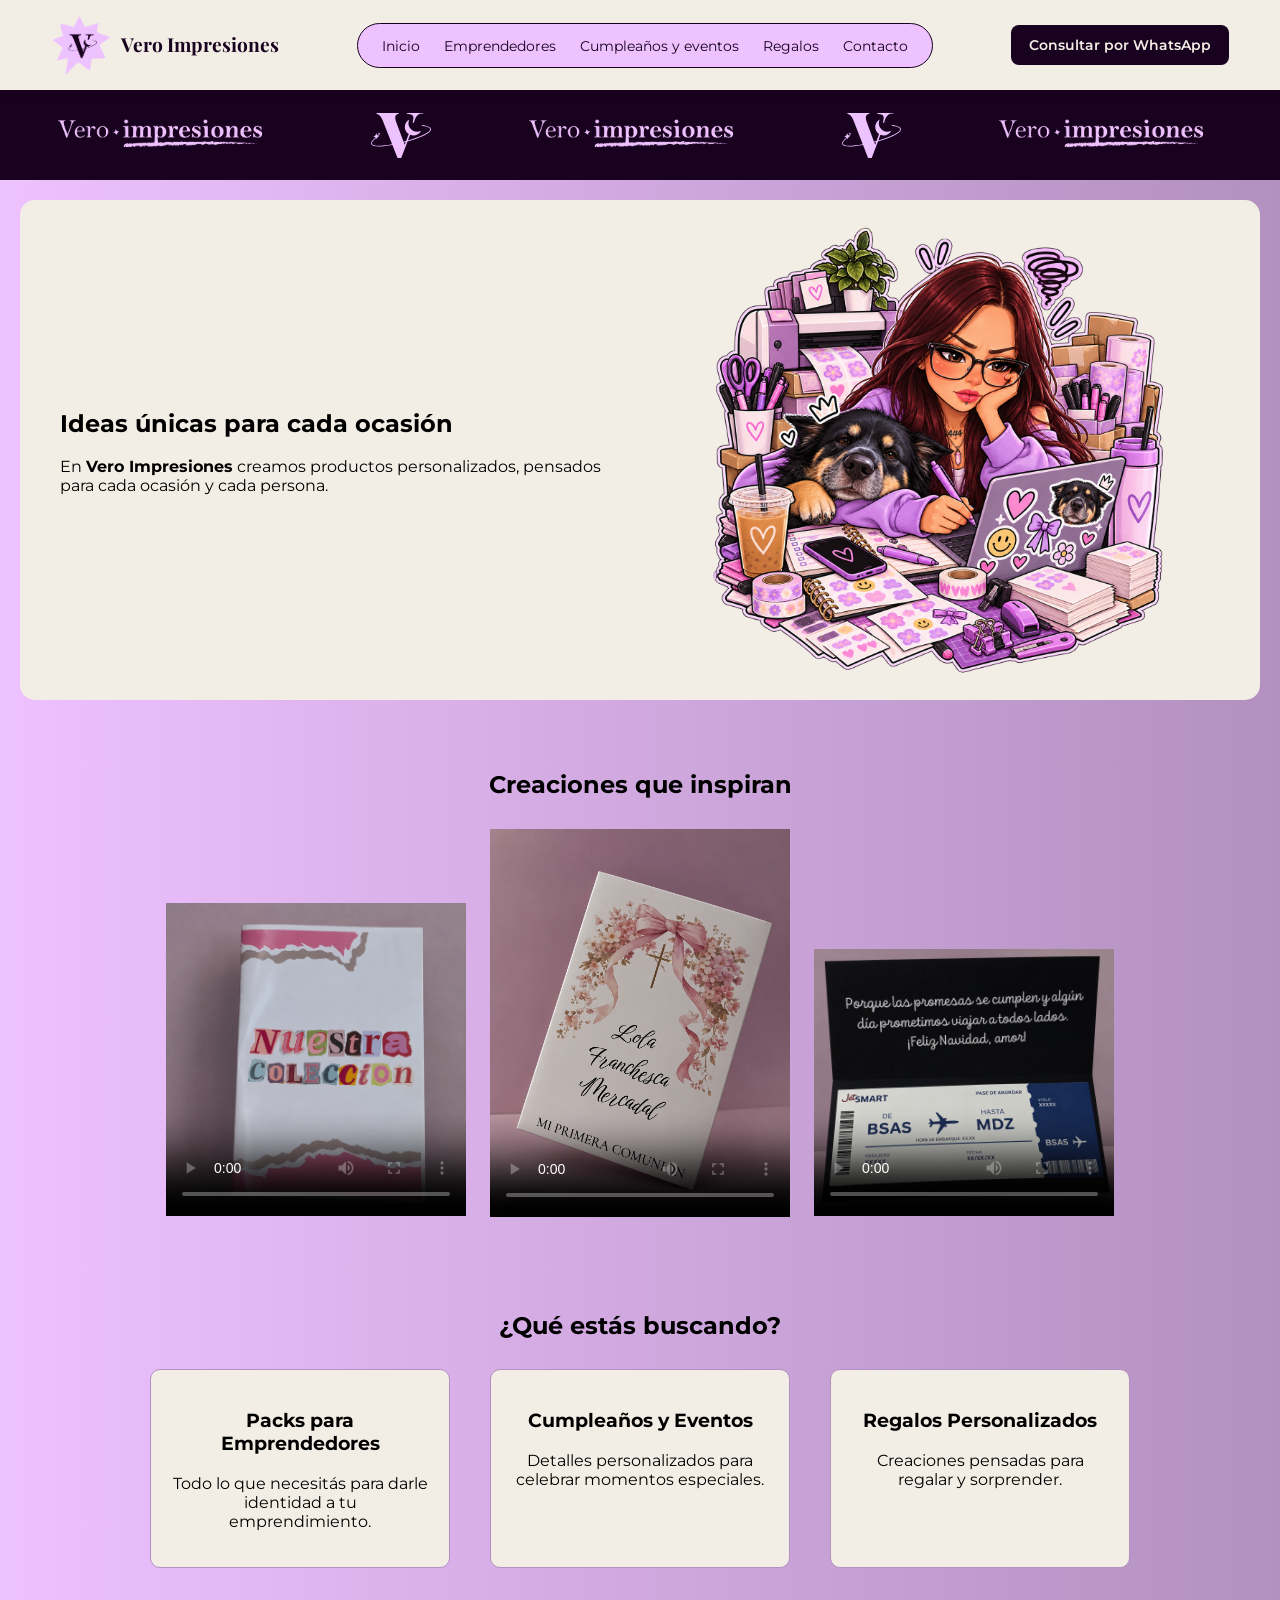
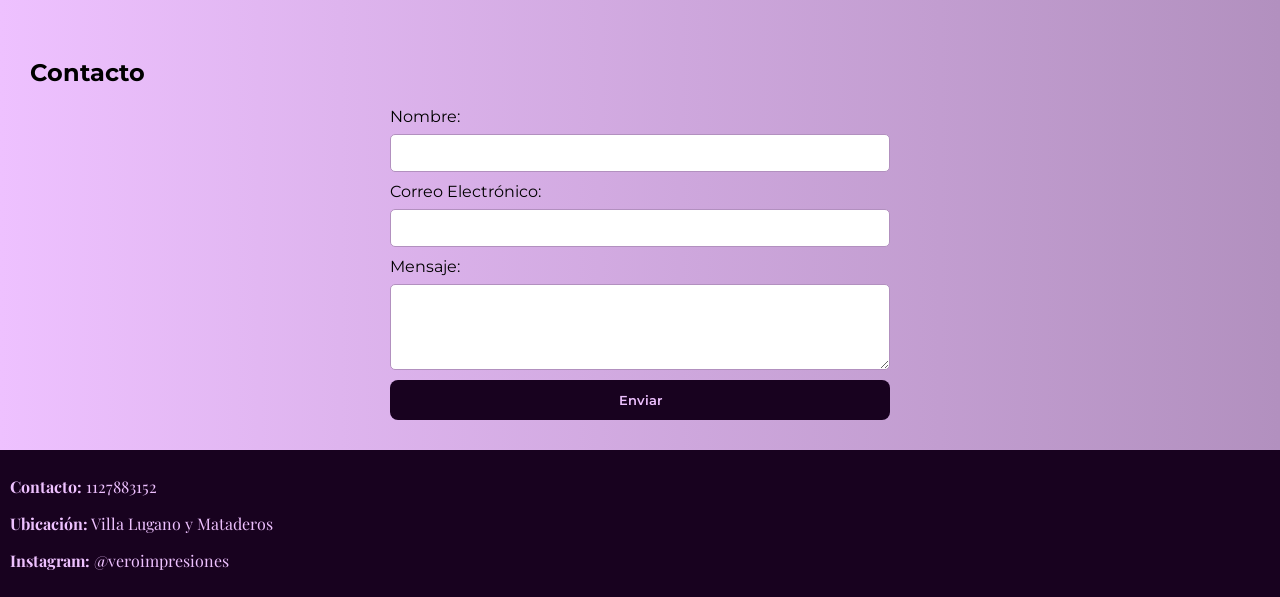
<file: index.html>
<!DOCTYPE html>
<html lang="es">

<head>
    <meta charset="UTF-8">
    <meta name="viewport" content="width=device-width, initial-scale=1.0">

    <title>Vero Impresiones</title>

    <!-- Hoja de estilos CSS -->
    <link rel="stylesheet" href="css/styles.css">

    <!-- Fuentes de Google Fonts -->
    <link rel="preconnect" href="https://fonts.googleapis.com">
    <link rel="preconnect" href="https://fonts.gstatic.com" crossorigin>
    <link href="https://fonts.googleapis.com/css2?family=Caveat:wght@400;700&family=Montserrat:wght@400;500;600;700&family=Playfair+Display:wght@400;500;600;700&display=swap" rel="stylesheet">
</head>

<body>

    <!-- Cinta animada de logos -->
  
<!-- 1. NAVBAR PRINCIPAL -->
<header class="encabezado">
    <nav class="navegacion" aria-label="Navegación principal">

        <!-- Logo y nombre de la marca -->
        <a href="index.html" class="marca">
            <img src="imagenes/isotipoestrella.png" alt="" class="logo-v">

            <span class="nombre-marca">
                <p><strong>Vero</strong> <strong>Impresiones</strong></p>
            </span>
        </a>

        <!-- Enlaces -->
        <ul class="navbar">
            <li><a href="index.html">Inicio</a></li>
            <li><a href="pages/packemprendedor.html">Emprendedores</a></li>
            <li><a href="pages/cumpleañosyeventos.html">Cumpleaños y eventos</a></li>
            <li><a href="pages/regalospersonalizados.html">Regalos</a></li>
            <li><a href="#contacto">Contacto</a></li>
        </ul>

        <!-- Botón de WhatsApp -->
        <a class="boton-consultar"
           href="https://wa.me/5491127883152"
           target="_blank"
           rel="noopener noreferrer">
            Consultar por WhatsApp
        </a>

    </nav>
</header>

<!-- 2. CINTA ANIMADA DE LOGOS -->
<div class="cinta-marca">
    <div class="cinta-contenido">

        <div class="grupo-logos">
            <img src="imagenes/logotipo.png" alt="Vero Impresiones">
            <img src="imagenes/isotipo.svg" alt="">
            <img src="imagenes/logotipo.png" alt="">
            <img src="imagenes/isotipo.svg" alt="">
        </div>

        <div class="grupo-logos" aria-hidden="true">
            <img src="imagenes/logotipo.png" alt="">
            <img src="imagenes/isotipo.svg" alt="">
            <img src="imagenes/logotipo.png" alt="">
            <img src="imagenes/isotipo.svg" alt="">
        </div>

    </div>
</div>

    <!-- Contenido principal -->
    <main>

        <!-- Presentación principal -->
        <section class="presentacion">
            <div class="contenido-presentacion">

                <div class="texto-presentacion">
                    <h1>Ideas únicas para cada ocasión</h1>

                    <p>
                        En <strong>Vero Impresiones</strong> creamos productos
                        personalizados, pensados para cada ocasión y cada persona.
                    </p>
                </div>

                <div class="imagen-presentacion">
                    <img src="imagenes/fotopresentación.png"
                         alt="Productos personalizados de Vero Impresiones">
                </div>

            </div>
        </section>

        <!-- Videos de productos -->
        <section class="trabajos">
            <h2>Creaciones que inspiran</h2>

            <video controls poster="imagenes/previewalbum.png" width="300" height="533">
                <source src="videos/albumpareja.mp4" type="video/mp4">
                <track src="videos/album.vtt" kind="subtitles" srclang="es" label="Español" default>
                Tu navegador no soporta el elemento de video.
            </video>

            <video controls poster="imagenes/previewcajacomunion.png" width="300" height="533">
                <source src="videos/primeracomunion.mp4" type="video/mp4">
                <track src="videos/comunion.vtt" kind="subtitles" srclang="es" label="Español" default>
                Tu navegador no soporta el elemento de video.
            </video>

            <video controls poster="imagenes/previewpasajedeavion.png" width="300" height="533">
                <source src="videos/pasajeavionregalo.mp4" type="video/mp4">
                <track src="videos/pasaje.vtt" kind="subtitles" srclang="es" label="Español" default>
                Tu navegador no soporta el elemento de video.
            </video>
        </section>

        <!-- Categorías principales -->
        <section class="categorias">
            <h2>¿Qué estás buscando?</h2>

            <div class="contenedor-categorias">

                <article class="tarjeta-categoria">
                    <h3>Packs para Emprendedores</h3>
                    <p>Todo lo que necesitás para darle identidad a tu emprendimiento.</p>
                </article>

                <article class="tarjeta-categoria">
                    <h3>Cumpleaños y Eventos</h3>
                    <p>Detalles personalizados para celebrar momentos especiales.</p>
                </article>

                <article class="tarjeta-categoria">
                    <h3>Regalos Personalizados</h3>
                    <p>Creaciones pensadas para regalar y sorprender.</p>
                </article>

            </div>
        </section>

        <!-- Formulario de contacto -->
        <section id="contacto">
            <h2>Contacto</h2>

            <form action="https://formspree.io/f/xrpbjoog" method="POST">

                <div class="campo-formulario">
                    <label for="nombre">Nombre:</label>
                    <input type="text" id="nombre" name="nombre" required>
                </div>

                <div class="campo-formulario">
                    <label for="email">Correo Electrónico:</label>
                    <input type="email" id="email" name="email" required>
                </div>

                <div class="campo-formulario">
                    <label for="mensaje">Mensaje:</label>
                    <textarea id="mensaje" name="mensaje" rows="4" required></textarea>
                </div>

                <button type="submit">Enviar</button>
            </form>
        </section>

    </main>

    <!-- Información de contacto -->
    <footer>
        <p><strong>Contacto:</strong> 1127883152</p>
        <p><strong>Ubicación:</strong> Villa Lugano y Mataderos</p>
        <p><strong>Instagram:</strong> @veroimpresiones</p>
    </footer>

</body>
</html>
</file>
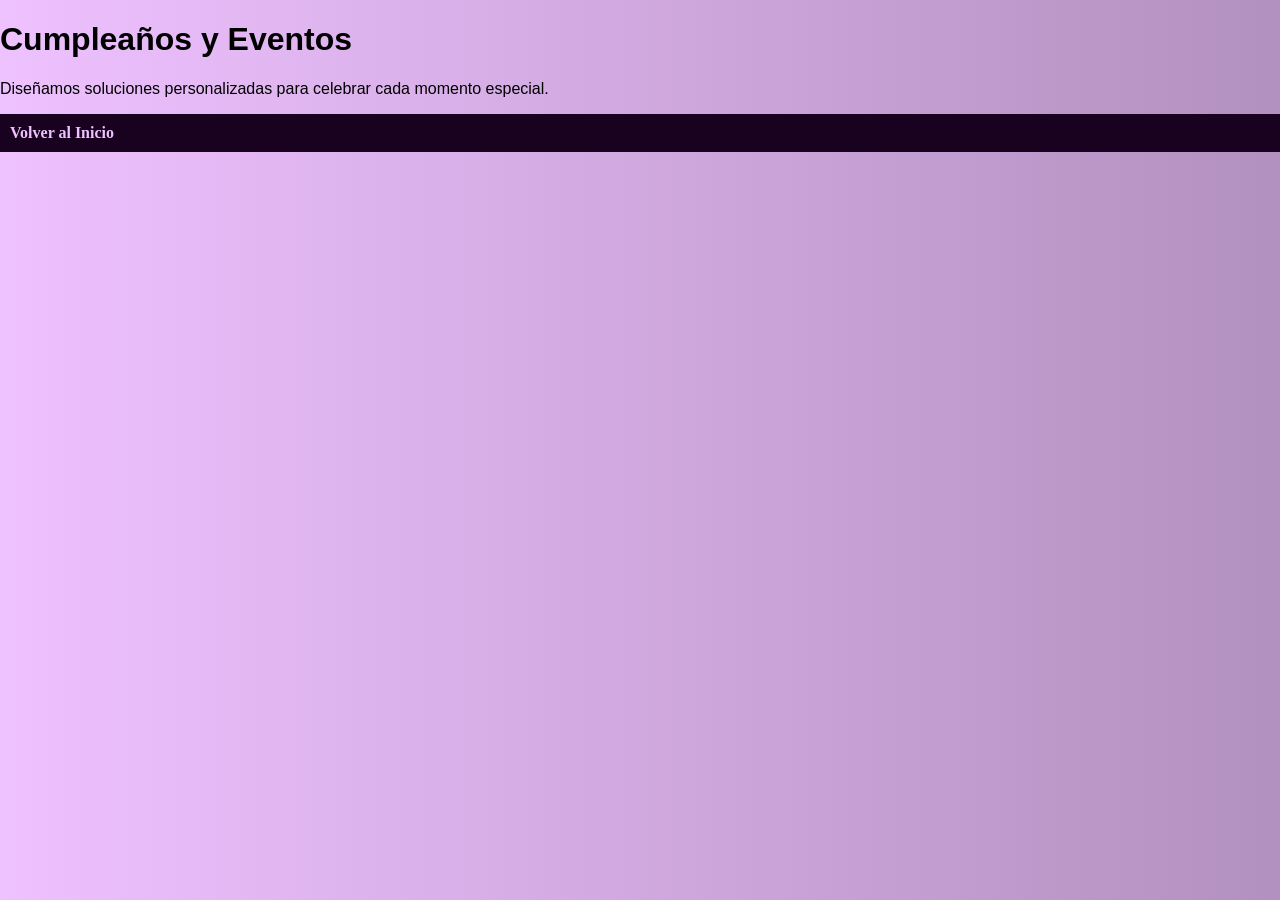
<file: pages/cumpleañosyeventos.html>
<!DOCTYPE html>
<html lang="es">
<head>
    <meta charset="UTF-8">
    <meta name="viewport" content="width=device-width, initial-scale=1.0">
    <title>Cumpleaños y Eventos | Vero Impresiones</title>
    <link rel="stylesheet" href="../css/styles.css">
</head>


<body>
    
    <header>
        <h1>Cumpleaños y Eventos</h1>
    </header>

    <main>
       <p>Diseñamos soluciones personalizadas para celebrar cada momento especial.</p>
    </main>

    <footer>
        <a href="../index.html"><strong>Volver al Inicio</strong></a>
    </footer>

</body>


</body>
</html>
</file>
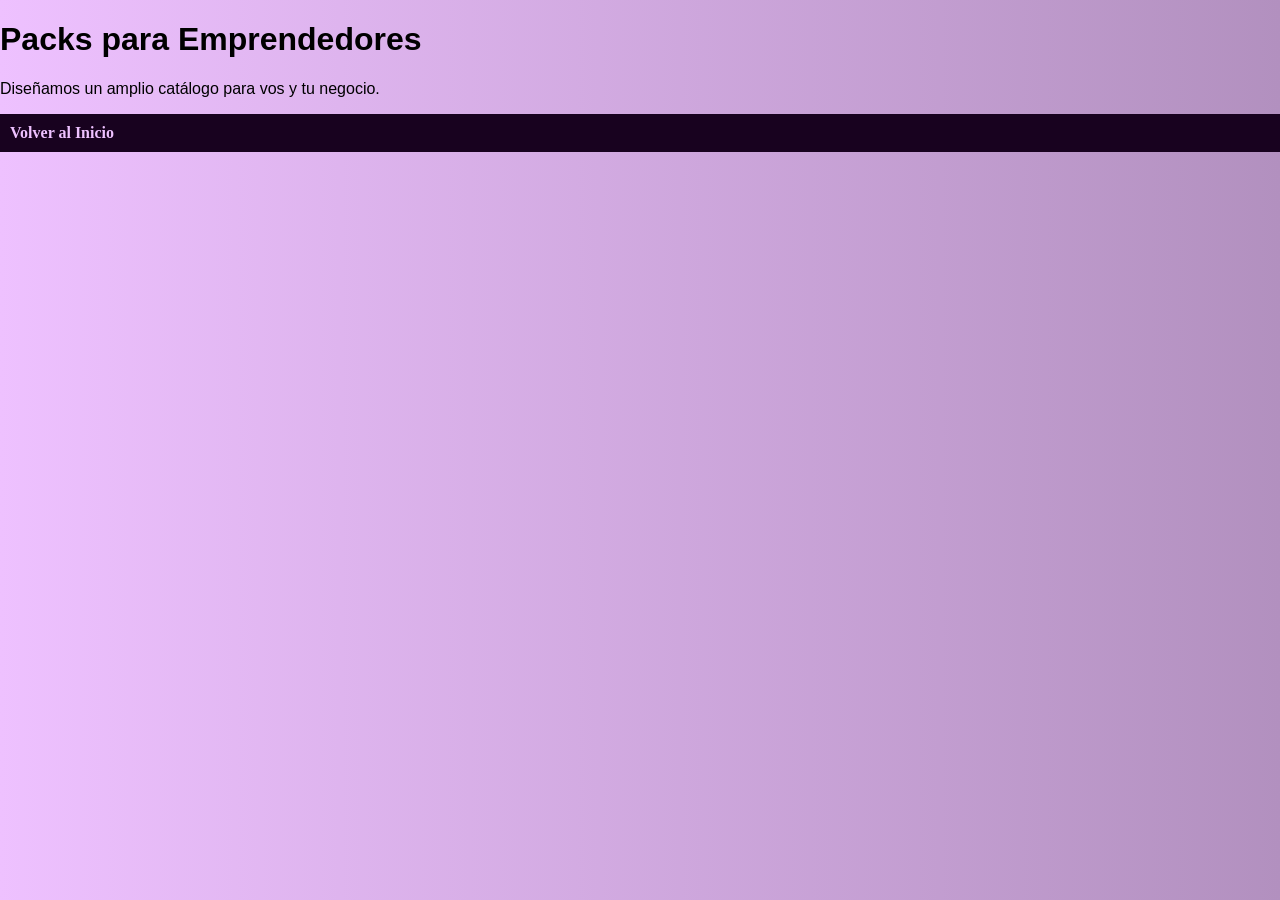
<file: pages/packemprendedor.html>
<!DOCTYPE html>
<html lang="es">
<head>
    <meta charset="UTF-8">
    <meta name="viewport" content="width=device-width, initial-scale=1.0">
    <title>Packs para Emprendedores | Vero Impresiones</title>
    <link rel="stylesheet" href="../css/styles.css">
</head>


<body>

    <header>
        <h1>Packs para Emprendedores</h1>
    </header>

    <main>
        <p>Diseñamos un amplio catálogo para vos y tu negocio.</p>
    </main>

    <footer>
        <a href="../index.html"><strong>Volver al Inicio</strong></a>
    </footer>

</body>


</html>
</file>
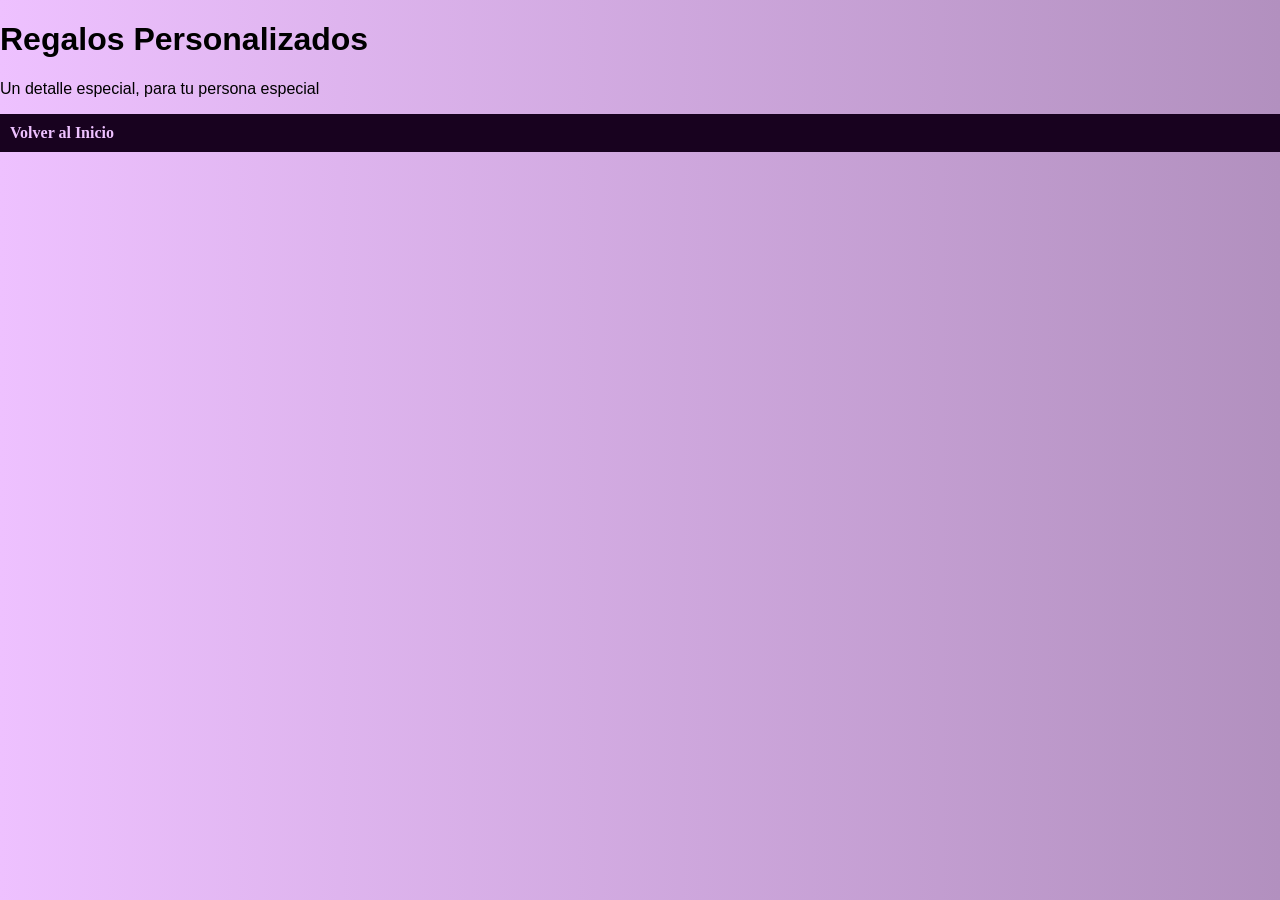
<file: pages/regalospersonalizados.html>
<!DOCTYPE html>
<html lang="es">
<head>
    <meta charset="UTF-8">
    <meta name="viewport" content="width=device-width, initial-scale=1.0">
    <title>Regalos Personalizados | Vero Impresiones</title>
    <link rel="stylesheet" href="../css/styles.css">
</head>


<body>

   <header>
       <h1> Regalos Personalizados </h1> 
    </header>

    <main>
       <p>Un detalle especial, para tu persona especial</p>
    </main>

    <footer>
        <a href="../index.html"><strong>Volver al Inicio</strong></a>
    </footer>

</body>

</html>
</file>
<file: css/styles.css>
/* ========================================
   1. ESTILOS GENERALES
======================================== */

* {
    box-sizing: border-box;
}

body {
    margin: 0;
    padding: 0;
    font-family: "Montserrat", sans-serif;
    background: linear-gradient(to right, #eec1ff, #b290bf);
    font-size: 1rem;
}


/* ========================================
   2. CINTA ANIMADA DE LOGOS
======================================== */

.cinta-marca {
    height: 90px;
    width: 100%;
    margin: 0;
    background-color: #18021f;
    overflow: hidden;
    display: flex;
    align-items: center;
}

.cinta-contenido {
    display: flex;
    width: max-content;
    animation: mover-cinta 20s linear infinite;
}

.grupo-logos {
    display: flex;
    align-items: center;
    gap: 40px;
    padding-right: 40px;
    flex-shrink: 0;
}

.grupo-logos img {
    height: 45px;
    width: auto;
    display: block;
    flex-shrink: 0;
}

@keyframes mover-cinta {
    from {
        transform: translateX(0);
    }

    to {
        transform: translateX(-50%);
    }
}



/* ========================================
   3. ENCABEZADO Y BARRA DE NAVEGACIÓN
======================================== */

.encabezado {
    position: sticky;
    top: 0;
    z-index: 1000;
    width: 100%;
    background-color: #f3eee5;
    padding: 15px 4%;
    box-shadow: 0 2px 8px rgba(24, 2, 31, 0.10);
}

.navegacion {
    display: flex;
    align-items: center;
    justify-content: space-between;
    gap: 24px;
    width: 100%;
}

/* Marca */
.marca {
    display: flex;
    align-items: center;
    gap: 10px;
    flex-shrink: 0;
    color: #18021f;
    text-decoration: none;
}

.logo-v {
    display: block;
    width: 60px;
    height: 60px;
    object-fit: contain;
    transition: transform 0.4s ease;
}

.marca:hover .logo-v {
    transform: translateY(-6px) rotate(-12deg) scale(1.15);
}

.nombre-marca {
    display: flex;
    flex-direction: column;
    line-height: 1.1;
    white-space: nowrap;
}

.nombre-marca strong {
    font-family: "Playfair Display", serif;
    font-size: 1.2rem;
}

.nombre-marca small {
    font-family: "Montserrat", sans-serif;
    font-size: 0.65rem;
    letter-spacing: 2px;
}

/* Enlaces */
.navbar {
    display: flex;
    align-items: center;
    justify-content: center;
    flex-wrap: wrap;
    gap: 24px;
    list-style: none;
    padding: 12px 24px;
    margin: 0;
    border: 1px solid #18021f;
    border-radius: 50px;
    background-color: #eec1ff;
    width: auto;
    max-width: none;
}

.navbar a {
    color: #18021f;
    text-decoration: none;
    font-family: "Montserrat", sans-serif;
    font-size: 0.9rem;
}

.navbar a:hover {
    color: #77607f;
}

/* Botón de WhatsApp */
.boton-consultar {
    display: inline-block;
    flex-shrink: 0;
    padding: 12px 18px;
    border-radius: 8px;
    background-color: #18021f;
    color: #f3eee5;
    font-family: "Montserrat", sans-serif;
    font-size: 0.85rem;
    font-weight: 600;
    text-decoration: none;
    text-align: center;
}

.boton-consultar:hover {
    background-color: #77607f;
}


/* ========================================
   4. PRESENTACIÓN
======================================== */

.presentacion {
    background-color: #f3eee5;
    padding: 25px 40px;
    margin: 20px;
    border-radius: 15px;
}

.contenido-presentacion {
    display: flex;
    align-items: center;
    gap: 30px;
}

.texto-presentacion {
    flex: 1;
}

.imagen-presentacion {
    flex: 1;
}

.imagen-presentacion img {
    width: 100%;
    max-width: 450px;
    height: auto;
    display: block;
    margin: 0 auto;
}


/* ========================================
   5. VIDEOS Y TRABAJOS
======================================== */

.trabajos {
    padding: 30px;
    text-align: center;
}

.trabajos video {
    width: 300px;
    max-width: 100%;
    height: auto;
    margin: 10px;
}


/* ========================================
   6. CATEGORÍAS
======================================== */

.categorias {
    padding: 30px;
    text-align: center;
}

.contenedor-categorias {
    display: flex;
    flex-wrap: wrap;
    justify-content: center;
    gap: 20px;
}

.tarjeta-categoria {
    background-color: #f3eee5;
    border: 1px solid #b290bf;
    padding: 20px;
    margin: 10px;
    border-radius: 10px;
    width: 300px;
}


/* ========================================
   7. CONTACTO Y FORMULARIO
======================================== */

#contacto {
    padding: 30px;
}

#contacto form {
    display: flex;
    flex-direction: column;
    gap: 10px;
    max-width: 500px;
    margin: 0 auto;
}

.campo-formulario {
    display: flex;
    flex-direction: column;
    gap: 8px;
}

#contacto input,
#contacto textarea {
    padding: 10px;
    font-family: "Montserrat", sans-serif;
    border: 1px solid #b290bf;
    border-radius: 5px;
    width: 100%;
}

#contacto button {
    background-color: #18021f;
    color: #eec1ff;
    font-family: "Montserrat", sans-serif;
    font-weight: 600;
    padding: 12px 20px;
    border: none;
    border-radius: 8px;
    cursor: pointer;
}

#contacto button:hover {
    background-color: #77607f;
}


/* ========================================
   8. FOOTER
======================================== */

footer {
    background-color: #18021f;
    color: #eec1ff;
    font-family: "Playfair Display", serif;
    padding: 10px;
}

footer a {
    color: #eec1ff;
    text-decoration: none;
}


/* ========================================
   9. DISEÑO RESPONSIVE
======================================== */

@media (max-width: 600px) {
    .navbar {
        flex-direction: column;
        align-items: center;
        gap: 15px;
    }

    .presentacion {
        padding: 20px;
        margin: 10px;
    }

    .contenido-presentacion {
        flex-direction: column;
        text-align: center;
    }

    .imagen-presentacion img {
        max-width: 350px;
    }
}


/* Respetar la preferencia de reducir movimiento */

@media (prefers-reduced-motion: reduce) {
    .cinta-contenido {
        animation: none;
    }
}
</file>
